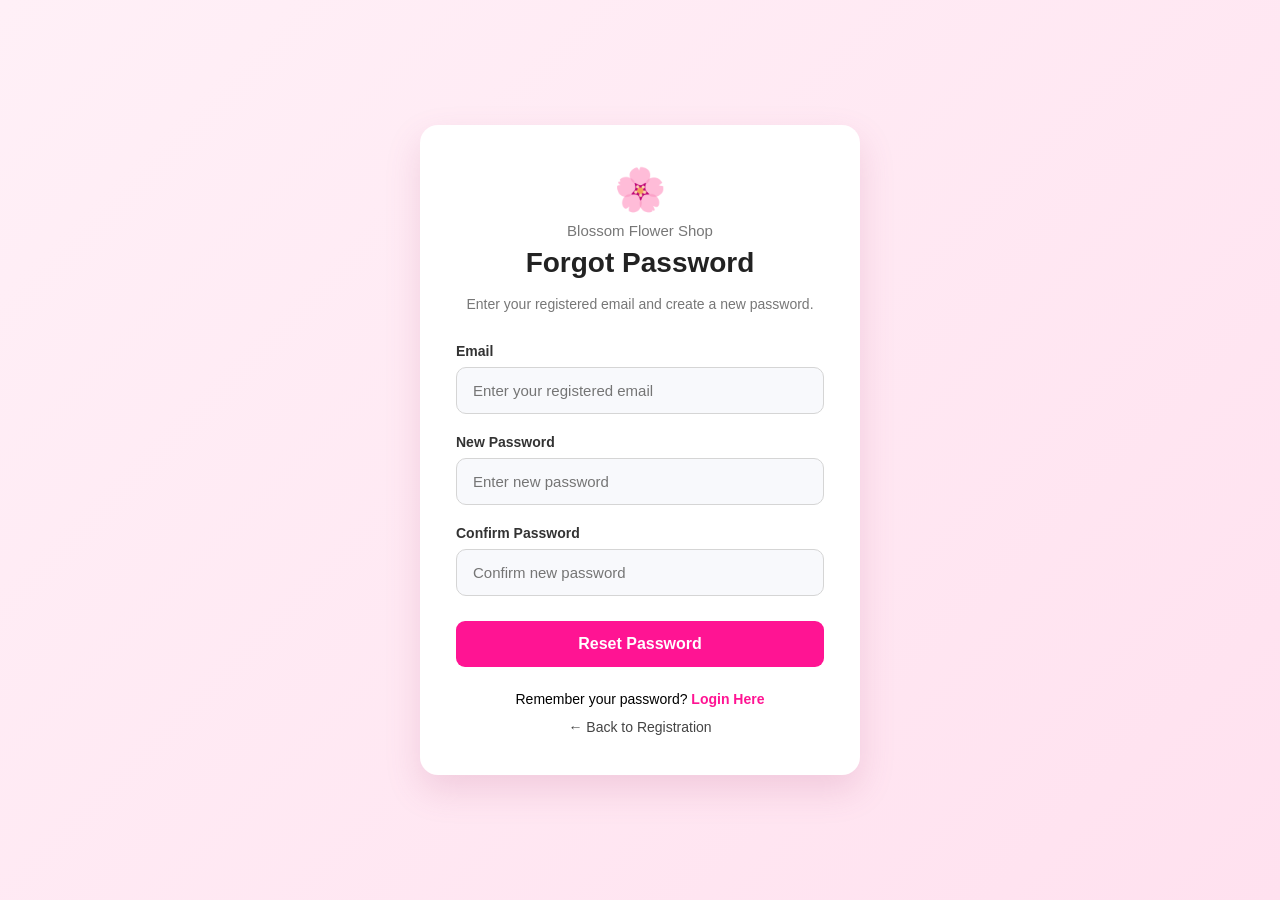
<file: backend/templates/forgot-password.html>
<!DOCTYPE html>
<html lang="en">

<head>

    <meta charset="UTF-8">

    <meta
        name="viewport"
        content="width=device-width, initial-scale=1.0"
    >

    <title>Forgot Password - Blossom Flower Shop</title>

    <style>

        * {
            box-sizing: border-box;
        }


        body {

            margin: 0;

            min-height: 100vh;

            display: flex;

            justify-content: center;

            align-items: center;

            font-family:
                Arial,
                Helvetica,
                sans-serif;

            background:
                linear-gradient(
                    135deg,
                    #fff0f7,
                    #ffe1ef
                );

        }


        .forgot-container {

            width: 440px;

            max-width: 90%;

            background: #ffffff;

            border-radius: 18px;

            padding: 40px 36px;

            box-shadow:
                0 15px 35px
                rgba(
                    180,
                    80,
                    130,
                    0.18
                );

        }


        .flower-icon {

            text-align: center;

            font-size: 42px;

            margin-bottom: 8px;

        }


        .welcome {

            text-align: center;

            color: #777;

            font-size: 15px;

            margin-bottom: 8px;

        }


        h1 {

            text-align: center;

            margin: 0 0 10px;

            color: #222;

            font-size: 28px;

        }


        .description {

            text-align: center;

            color: #777;

            font-size: 14px;

            line-height: 1.6;

            margin-bottom: 28px;

        }


        .form-group {

            margin-bottom: 20px;

        }


        label {

            display: block;

            margin-bottom: 8px;

            font-size: 14px;

            font-weight: 600;

            color: #333;

        }


        input {

            width: 100%;

            padding: 14px 16px;

            border: 1px solid #d5d5d5;

            border-radius: 10px;

            background: #f8f9fc;

            font-size: 15px;

            outline: none;

            transition: 0.2s;

        }


        input:focus {

            border-color: #ff1493;

            background: #ffffff;

            box-shadow:
                0 0 0 3px
                rgba(
                    255,
                    20,
                    147,
                    0.08
                );

        }


        .reset-btn {

            width: 100%;

            border: none;

            border-radius: 9px;

            padding: 14px;

            background: #ff1493;

            color: white;

            font-size: 16px;

            font-weight: 600;

            cursor: pointer;

            margin-top: 5px;

            transition: 0.2s;

        }


        .reset-btn:hover {

            background: #e60082;

        }


        .reset-btn:disabled {

            opacity: 0.7;

            cursor: not-allowed;

        }


        .message {

            display: none;

            margin-top: 18px;

            padding: 12px;

            border-radius: 8px;

            text-align: center;

            font-size: 14px;

        }


        .message.success {

            display: block;

            background: #eaf8ee;

            color: #1d7a3b;

        }


        .message.error {

            display: block;

            background: #fff0f0;

            color: #c62828;

        }


        .login-link {

            text-align: center;

            margin-top: 24px;

            margin-bottom: 12px;

            font-size: 14px;

        }


        .login-link a {

            color: #ff1493;

            text-decoration: none;

            font-weight: 600;

        }


        .login-link a:hover {

            text-decoration: underline;

        }


        .home-link {

            display: block;

            text-align: center;

            color: #444;

            text-decoration: none;

            font-size: 14px;

            margin-top: 10px;

        }


        .home-link:hover {

            color: #ff1493;

        }


        @media (max-width: 500px) {

            .forgot-container {

                padding: 32px 24px;

            }

        }

    </style>

</head>


<body>


    <div class="forgot-container">


        <div class="flower-icon">
            🌸
        </div>


        <div class="welcome">
            Blossom Flower Shop
        </div>


        <h1>
            Forgot Password
        </h1>


        <p class="description">

            Enter your registered email
            and create a new password.

        </p>


        <!-- =========================================
             FORGOT PASSWORD FORM
        ========================================== -->

        <form
            id="forgotPasswordForm"
        >


            <!-- EMAIL -->

            <div class="form-group">

                <label for="email">
                    Email
                </label>

                <input
                    type="email"
                    id="email"
                    name="email"
                    placeholder="Enter your registered email"
                    required
                >

            </div>


            <!-- NEW PASSWORD -->

            <div class="form-group">

                <label for="new_password">
                    New Password
                </label>

                <input
                    type="password"
                    id="new_password"
                    name="new_password"
                    placeholder="Enter new password"
                    minlength="6"
                    required
                >

            </div>


            <!-- CONFIRM PASSWORD -->

            <div class="form-group">

                <label for="confirm_password">
                    Confirm Password
                </label>

                <input
                    type="password"
                    id="confirm_password"
                    name="confirm_password"
                    placeholder="Confirm new password"
                    minlength="6"
                    required
                >

            </div>


            <!-- RESET BUTTON -->

            <button
                type="submit"
                class="reset-btn"
                id="resetButton"
            >

                Reset Password

            </button>


        </form>


        <!-- MESSAGE -->

        <div
            id="message"
            class="message"
        ></div>


        <!-- LOGIN -->

        <p class="login-link">

            Remember your password?

            <a href="/login">
                Login Here
            </a>

        </p>


        <!-- HOME -->

        <a
            href="/"
            class="home-link"
        >

            ← Back to Registration

        </a>


    </div>


    <!-- =========================================
         JAVASCRIPT
    ========================================== -->

    <script>

        const form =
            document.getElementById(
                "forgotPasswordForm"
            );


        const message =
            document.getElementById(
                "message"
            );


        const resetButton =
            document.getElementById(
                "resetButton"
            );


        form.addEventListener(
            "submit",
            async function(event) {

                event.preventDefault();


                // =====================================
                // GET VALUES
                // =====================================

                const email =
                    document
                        .getElementById("email")
                        .value
                        .trim()
                        .toLowerCase();


                const newPassword =
                    document
                        .getElementById("new_password")
                        .value;


                const confirmPassword =
                    document
                        .getElementById("confirm_password")
                        .value;


                // =====================================
                // CLEAR MESSAGE
                // =====================================

                message.className =
                    "message";

                message.textContent = "";


                // =====================================
                // FRONTEND VALIDATION
                // =====================================

                if (!email) {

                    showError(
                        "Please enter your email."
                    );

                    return;

                }


                if (newPassword.length < 6) {

                    showError(
                        "Password must be at least 6 characters."
                    );

                    return;

                }


                if (
                    newPassword !==
                    confirmPassword
                ) {

                    showError(
                        "Passwords do not match."
                    );

                    return;

                }


                // =====================================
                // DISABLE BUTTON
                // =====================================

                resetButton.disabled = true;

                resetButton.textContent =
                    "Resetting...";


                try {

                    // =================================
                    // SEND TO FLASK
                    // =================================

                    const response =
                        await fetch(
                            "/api/forgot-password",
                            {

                                method: "POST",

                                headers: {

                                    "Content-Type":
                                        "application/json"

                                },

                                body:
                                    JSON.stringify({

                                        email:
                                            email,

                                        new_password:
                                            newPassword,

                                        confirm_password:
                                            confirmPassword

                                    })

                            }
                        );


                    const data =
                        await response.json();


                    console.log(
                        "Forgot Password Response:",
                        data
                    );


                    // =================================
                    // SUCCESS
                    // =================================

                    if (
                        response.ok &&
                        data.success
                    ) {

                        message.className =
                            "message success";

                        message.textContent =
                            data.message;


                        form.reset();


                        // -----------------------------
                        // GO TO LOGIN
                        // -----------------------------

                        setTimeout(
                            function() {

                                window.location.href =
                                    "/login";

                            },
                            1800
                        );


                        return;

                    }


                    // =================================
                    // ERROR
                    // =================================

                    showError(
                        data.message ||
                        "Unable to reset password."
                    );


                } catch (error) {

                    console.error(
                        "Forgot Password Error:",
                        error
                    );


                    showError(
                        "Unable to connect to Flask server."
                    );


                } finally {

                    resetButton.disabled =
                        false;

                    resetButton.textContent =
                        "Reset Password";

                }

            }
        );


        // =============================================
        // ERROR MESSAGE
        // =============================================

        function showError(text) {

            message.className =
                "message error";

            message.textContent =
                text;

        }

    </script>


</body>

</html>
</file>
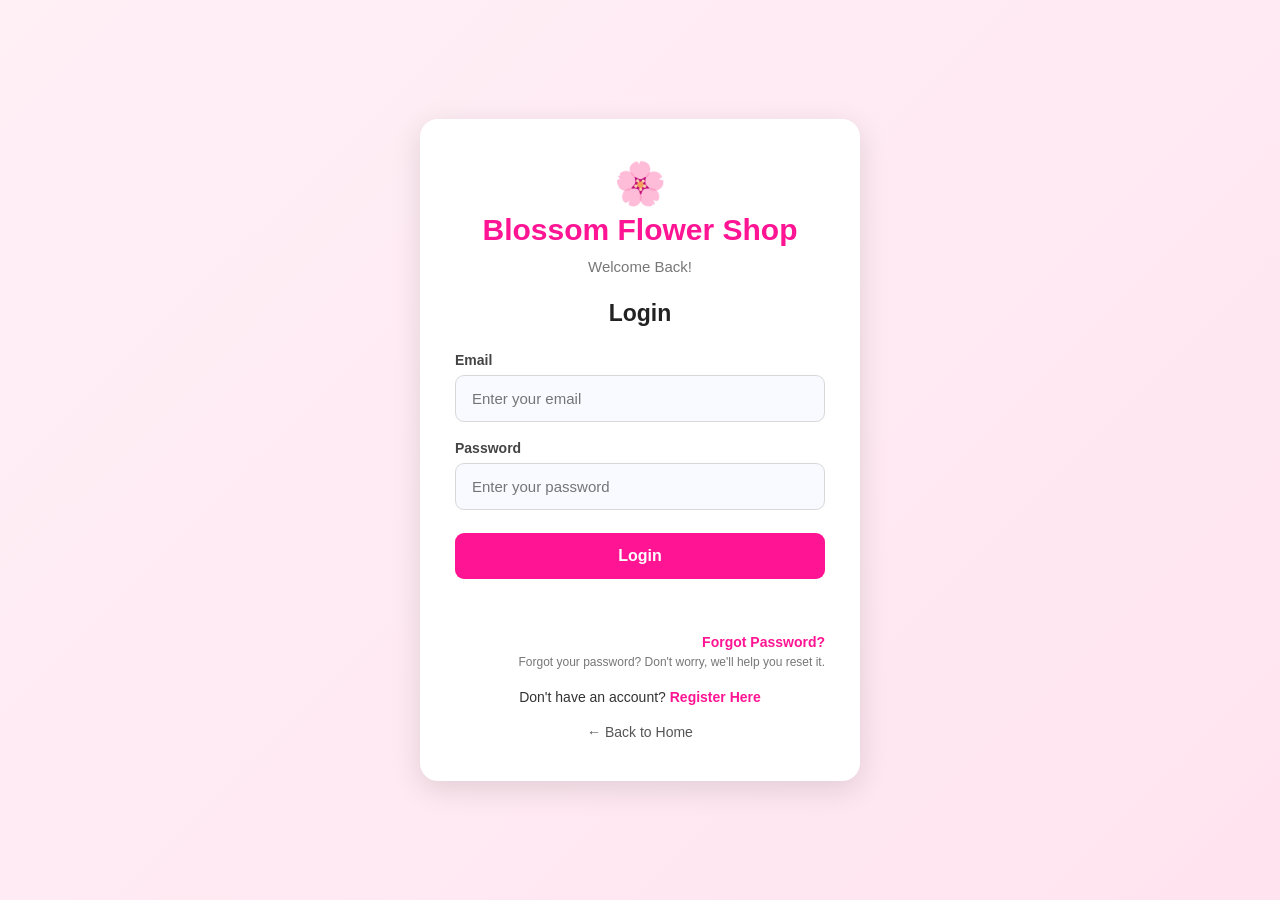
<file: backend/templates/login.html>
<!DOCTYPE html>
<html lang="en">

<head>

    <meta charset="UTF-8">

    <meta
        name="viewport"
        content="width=device-width, initial-scale=1.0"
    >

    <title>Login - Blossom Flower Shop</title>

    <style>

        * {
            box-sizing: border-box;
            margin: 0;
            padding: 0;
        }

        body {

            font-family:
                Arial,
                Helvetica,
                sans-serif;

            min-height: 100vh;

            background:
                linear-gradient(
                    135deg,
                    #fff0f6,
                    #ffe4ef
                );

            color: #333;

            display: flex;

            justify-content: center;

            align-items: center;

        }


        /* =========================================
           LOGIN BOX
        ========================================= */

        .login {

            width: 100%;

            max-width: 440px;

            margin: 30px 20px;

            padding: 40px 35px;

            background: white;

            border-radius: 18px;

            box-shadow:
                0 8px 30px
                rgba(0, 0, 0, 0.12);

        }


        /* =========================================
           LOGO
        ========================================= */

        .logo {

            text-align: center;

            margin-bottom: 10px;

        }


        .logo-icon {

            font-size: 42px;

        }


        .logo h1 {

            color: #ff1493;

            font-size: 30px;

            line-height: 1.1;

            margin-top: 5px;

        }


        .welcome {

            text-align: center;

            color: #777;

            margin-top: 12px;

            margin-bottom: 25px;

            font-size: 15px;

        }


        .login h2 {

            text-align: center;

            color: #222;

            margin-bottom: 25px;

            font-size: 23px;

        }


        /* =========================================
           INPUTS
        ========================================= */

        .input-group {

            margin-bottom: 18px;

        }


        .input-group label {

            display: block;

            margin-bottom: 7px;

            font-size: 14px;

            font-weight: bold;

            color: #444;

        }


        .input-group input {

            width: 100%;

            padding: 14px 16px;

            border:
                1px solid #d8d8d8;

            border-radius: 9px;

            font-size: 15px;

            outline: none;

            background: #f8faff;

        }


        .input-group input:focus {

            border-color: #ff1493;

            box-shadow:
                0 0 0 3px
                rgba(255, 20, 147, 0.10);

            background: white;

        }


        /* =========================================
           LOGIN BUTTON
        ========================================= */

        #loginButton {

            width: 100%;

            padding: 14px;

            margin-top: 5px;

            border: none;

            border-radius: 9px;

            background: #ff1493;

            color: white;

            font-size: 16px;

            font-weight: bold;

            cursor: pointer;

            transition: 0.3s;

        }


        #loginButton:hover {

            background: #d41475;

        }


        #loginButton:disabled {

            opacity: 0.7;

            cursor: not-allowed;

        }


        /* =========================================
           MESSAGE
        ========================================= */

        #message {

            text-align: center;

            min-height: 25px;

            margin-top: 18px;

            font-size: 14px;

            font-weight: 600;

            line-height: 22px;

        }


        #message a {

            color: #ff1493;

            font-weight: bold;

            text-decoration: none;

        }


        #message a:hover {

            text-decoration: underline;

        }
.forgot-password {
    text-align: right;
    margin-top: 12px;
    margin-bottom: 5px;
    font-size: 14px;
}

.forgot-password a {
    color: #ff1493;
    font-weight: bold;
    text-decoration: none;
}

.forgot-password a:hover {
    text-decoration: underline;
}

.forgot-text {
    text-align: right;
    color: #777;
    font-size: 12px;
    margin-bottom: 18px;
}

        /* =========================================
           REGISTER
        ========================================= */

        .register-text {

            text-align: center;

            margin-top: 20px;

            font-size: 14px;

        }


        .register-text a {

            color: #ff1493;

            font-weight: bold;

            text-decoration: none;

        }


        .register-text a:hover {

            text-decoration: underline;

        }


        /* =========================================
           HOME
        ========================================= */

        .home-link {

            text-align: center;

            margin-top: 18px;

        }


        .home-link a {

            color: #555;

            text-decoration: none;

            font-size: 14px;

        }


        .home-link a:hover {

            color: #ff1493;

        }


        /* =========================================
           RESPONSIVE
        ========================================= */

        @media (max-width: 500px) {

            .login {

                padding:
                    30px 22px;

            }

            .logo h1 {

                font-size: 26px;

            }

        }

    </style>

</head>


<body>


<!-- =========================================
     LOGIN BOX
========================================= -->

<section class="login">


    <!-- LOGO -->

    <div class="logo">

        <div class="logo-icon">
            🌸
        </div>

        <h1>
            Blossom Flower Shop
        </h1>

    </div>


    <p class="welcome">
        Welcome Back!
    </p>


    <h2>
        Login
    </h2>


    <!-- =====================================
         EMAIL
    ====================================== -->

    <div class="input-group">

        <label for="email">
            Email
        </label>

        <input
            type="email"
            id="email"
            placeholder="Enter your email"
            autocomplete="email"
        >

    </div>


    <!-- =====================================
         PASSWORD
    ====================================== -->

    <div class="input-group">

        <label for="password">
            Password
        </label>

        <input
            type="password"
            id="password"
            placeholder="Enter your password"
            autocomplete="current-password"
        >

    </div>


    <!-- =====================================
         LOGIN BUTTON

         IMPORTANT:
         type="button"

         Isse browser form submit nahi karega.
         Page refresh nahi hoga.
    ====================================== -->

    <button
        type="button"
        id="loginButton"
        onclick="loginUser()"
    >

        Login

    </button>


    <!-- MESSAGE -->

    <p id="message"></p>
<!-- FORGOT PASSWORD -->

<p class="forgot-password">
    <a href="/forgot-password">
        Forgot Password?
    </a>
</p>

<p class="forgot-text">
    Forgot your password? Don't worry, we'll help you reset it.
</p>

<!-- REGISTER -->

<p class="register-text">
    Don't have an account?
    <a href="/register">
        Register Here
    </a>
</p>
    <!-- HOME -->

    <div class="home-link">

        <a href="/">
            ← Back to Home
        </a>

    </div>


</section>


<!-- =========================================
     LOGIN JAVASCRIPT
========================================= -->

<script>


// =====================================================
// LOGIN FUNCTION
// =====================================================

async function loginUser() {


    console.log(
        "LOGIN BUTTON CLICKED"
    );


    // =================================================
    // GET ELEMENTS
    // =================================================

    const emailInput =
        document.getElementById(
            "email"
        );


    const passwordInput =
        document.getElementById(
            "password"
        );


    const loginButton =
        document.getElementById(
            "loginButton"
        );


    const message =
        document.getElementById(
            "message"
        );


    // =================================================
    // GET VALUES
    // =================================================

    const email =
        emailInput.value
            .trim()
            .toLowerCase();


    const password =
        passwordInput.value;


    console.log(
        "EMAIL:",
        email
    );


    // =================================================
    // VALIDATION
    // =================================================

    if (!email) {

        message.textContent =
            "Please enter your email.";

        message.style.color =
            "#d63384";

        emailInput.focus();

        return;

    }


    if (!password) {

        message.textContent =
            "Please enter your password.";

        message.style.color =
            "#d63384";

        passwordInput.focus();

        return;

    }


    // =================================================
    // DISABLE BUTTON
    // =================================================

    loginButton.disabled =
        true;


    loginButton.textContent =
        "Logging in...";


    message.textContent =
        "Please wait...";


    message.style.color =
        "#777";


    // =================================================
    // SEND LOGIN REQUEST
    // =================================================

    try {


        console.log(
            "SENDING REQUEST TO /api/login"
        );


        const response =
            await fetch(
                "/api/login",
                {

                    method:
                        "POST",

                    headers: {

                        "Content-Type":
                            "application/json"

                    },

                    body:
                        JSON.stringify({

                            email:
                                email,

                            password:
                                password

                        })

                }
            );


        console.log(
            "SERVER STATUS:",
            response.status
        );


        // =================================================
        // READ RESPONSE
        // =================================================

        const data =
            await response.json();


        console.log(
            "SERVER RESPONSE:",
            data
        );


        // =================================================
        // LOGIN SUCCESS
        // =================================================

        if (
            response.ok &&
            data.success === true
        ) {


            console.log(
                "LOGIN SUCCESS"
            );


            // ---------------------------------------------
            // SAVE LOGIN
            // ---------------------------------------------

            localStorage.setItem(
                "loggedIn",
                "true"
            );


            localStorage.setItem(
                "currentUser",
                JSON.stringify(
                    data.user
                )
            );


            localStorage.setItem(
                "user_id",
                String(
                    data.user.id
                )
            );


            localStorage.setItem(
                "user_name",
                data.user.name
            );


            localStorage.setItem(
                "user_email",
                data.user.email
            );


            // ---------------------------------------------
            // SUCCESS MESSAGE
            // ---------------------------------------------

            message.textContent =
                "🌸 Login successful!";


            message.style.color =
                "green";


            loginButton.textContent =
                "Login Successful ✓";


            // ---------------------------------------------
            // GO TO DASHBOARD
            // ---------------------------------------------

            setTimeout(
                function() {

                    window.location.href =
                        "/dashboard";

                },
                500
            );


            return;

        }


        // =================================================
        // USER NOT REGISTERED
        // =================================================

        if (
            response.status === 404 &&
            data.registered === false
        ) {


            console.log(
                "USER NOT REGISTERED"
            );


            message.innerHTML =
                "⚠️ This email is not registered.<br>" +
                "<a href='/register'>" +
                "Register Here" +
                "</a>";


            message.style.color =
                "#d63384";


            loginButton.disabled =
                false;


            loginButton.textContent =
                "Login";


            return;

        }


        // =================================================
        // WRONG PASSWORD
        // =================================================

        if (
            response.status === 401 &&
            data.registered === true
        ) {


            console.log(
                "WRONG PASSWORD"
            );


            message.textContent =
                "❌ Incorrect password. Please try again.";


            message.style.color =
                "#d63384";


            loginButton.disabled =
                false;


            loginButton.textContent =
                "Login";


            return;

        }


        // =================================================
        // OTHER BACKEND ERROR
        // =================================================

        console.log(
            "LOGIN FAILED:",
            data
        );


        message.textContent =
            data.message ||
            "Login failed. Please try again.";


        message.style.color =
            "red";


        loginButton.disabled =
            false;


        loginButton.textContent =
            "Login";


    }


    // =================================================
    // CONNECTION ERROR
    // =================================================

    catch (error) {


        console.error(
            "LOGIN ERROR:",
            error
        );


        message.textContent =
            "❌ Unable to connect to Flask server.";


        message.style.color =
            "red";


        loginButton.disabled =
            false;


        loginButton.textContent =
            "Login";

    }

}


// =====================================================
// ENTER KEY LOGIN
// =====================================================

document.addEventListener(
    "keydown",
    function(event) {

        if (
            event.key === "Enter"
        ) {

            loginUser();

        }

    }
);


</script>


</body>

</html>
</file>
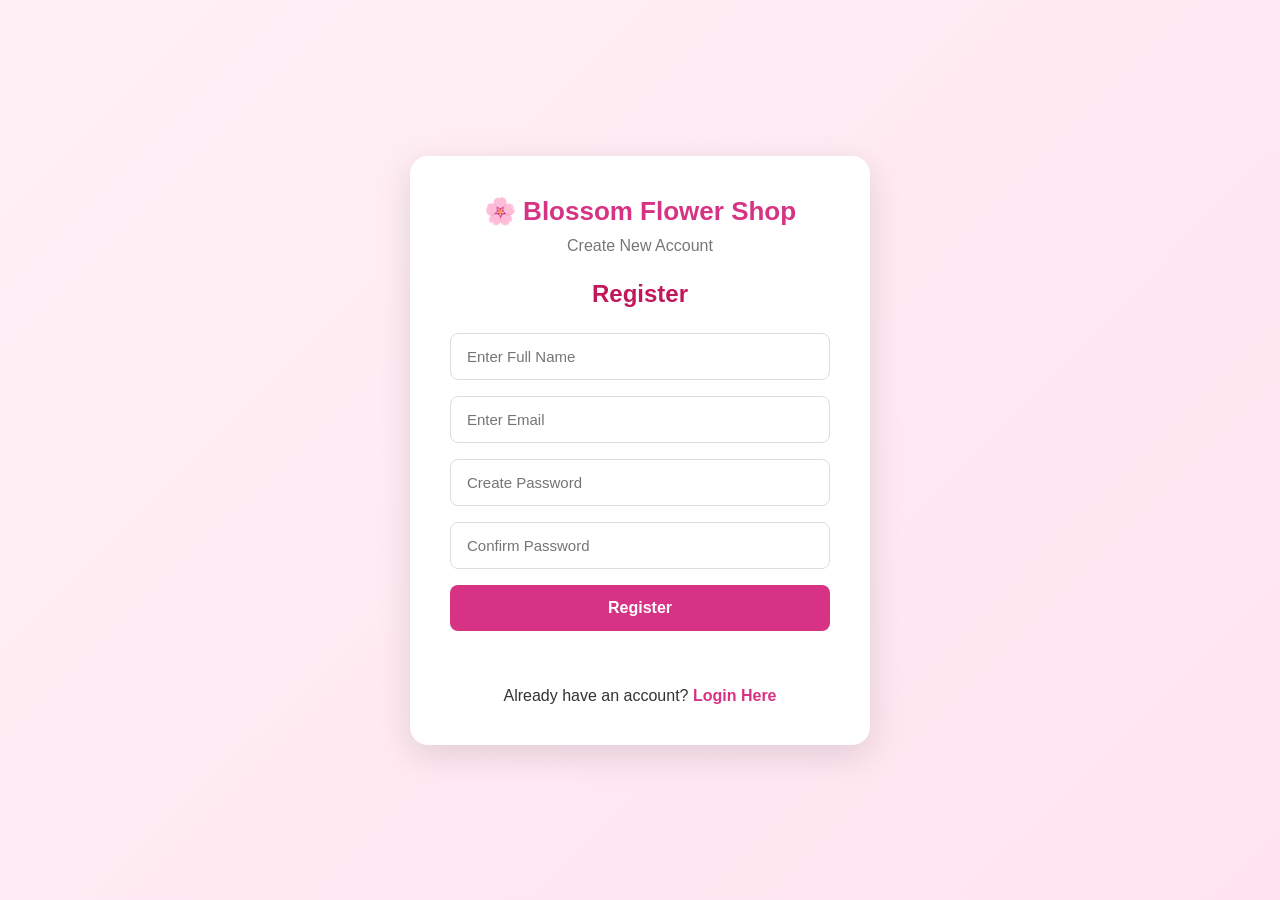
<file: backend/templates/register.html>
<!DOCTYPE html>
<html lang="en">

<head>

    <meta charset="UTF-8">

    <meta
        name="viewport"
        content="width=device-width, initial-scale=1.0"
    >

    <title>Register - Blossom Flower Shop</title>

    <style>

        * {
            box-sizing: border-box;
            margin: 0;
            padding: 0;
        }

        body {

            min-height: 100vh;

            font-family:
                Arial,
                Helvetica,
                sans-serif;

            background:
                linear-gradient(
                    135deg,
                    #fff0f6,
                    #ffe4ef
                );

            display: flex;

            justify-content: center;

            align-items: center;

            padding: 30px;

            color: #333;

        }

        .register-container {

            width: 100%;

            max-width: 460px;

            background: white;

            padding: 40px;

            border-radius: 18px;

            box-shadow:
                0 10px 35px
                rgba(0, 0, 0, 0.12);

        }

        .register-container h1 {

            text-align: center;

            color: #d63384;

            font-size: 26px;

            margin-bottom: 10px;

        }

        .welcome-text {

            text-align: center;

            color: #777;

            margin-bottom: 25px;

        }

        .register-container h2 {

            text-align: center;

            color: #c2185b;

            margin-bottom: 25px;

        }

        #registerForm {

            display: flex;

            flex-direction: column;

            gap: 16px;

        }

        #registerForm input {

            width: 100%;

            padding: 14px 16px;

            border: 1px solid #ddd;

            border-radius: 8px;

            font-size: 15px;

            outline: none;

        }

        #registerForm input:focus {

            border-color: #d63384;

            box-shadow:
                0 0 0 3px
                rgba(214, 51, 132, 0.10);

        }

        #registerForm button {

            width: 100%;

            padding: 14px;

            border: none;

            border-radius: 8px;

            background: #d63384;

            color: white;

            font-size: 16px;

            font-weight: bold;

            cursor: pointer;

            transition: 0.3s;

        }

        #registerForm button:hover {

            background: #ad1457;

        }

        #registerForm button:disabled {

            opacity: 0.7;

            cursor: not-allowed;

        }

        #message {

            text-align: center;

            min-height: 20px;

            font-size: 14px;

        }

        .account-text {

            text-align: center;

            margin-top: 20px;

        }

        .account-text a {

            color: #d63384;

            font-weight: bold;

            text-decoration: none;

        }

        .account-text a:hover {

            text-decoration: underline;

        }

        @media (max-width: 500px) {

            body {

                padding: 20px;

            }

            .register-container {

                padding: 28px 22px;

            }

        }

    </style>

</head>


<body>


<div class="register-container">


    <h1>
        🌸 Blossom Flower Shop
    </h1>


    <p class="welcome-text">
        Create New Account
    </p>


    <h2>
        Register
    </h2>


    <form id="registerForm">


        <input
            type="text"
            id="name"
            placeholder="Enter Full Name"
            required
        >


        <input
            type="email"
            id="regEmail"
            placeholder="Enter Email"
            required
        >


        <input
            type="password"
            id="regPassword"
            placeholder="Create Password"
            minlength="6"
            required
        >


        <input
            type="password"
            id="confirmPassword"
            placeholder="Confirm Password"
            minlength="6"
            required
        >


        <button
            type="submit"
            id="registerButton"
        >
            Register
        </button>


        <p id="message"></p>


    </form>


    <p class="account-text">

        Already have an account?

        <a href="/login">
            Login Here
        </a>

    </p>


</div>


<script>

    // =====================================
    // REGISTER FORM
    // =====================================

    const registerForm =
        document.getElementById(
            "registerForm"
        );


    const registerButton =
        document.getElementById(
            "registerButton"
        );


    const message =
        document.getElementById(
            "message"
        );


    registerForm.addEventListener(
        "submit",
        async function(event) {

            event.preventDefault();


            const name =
                document
                    .getElementById("name")
                    .value
                    .trim();


            const email =
                document
                    .getElementById("regEmail")
                    .value
                    .trim()
                    .toLowerCase();


            const password =
                document
                    .getElementById("regPassword")
                    .value;


            const confirmPassword =
                document
                    .getElementById("confirmPassword")
                    .value;


            // =================================
            // CHECK PASSWORD
            // =================================

            if (
                password !==
                confirmPassword
            ) {

                message.textContent =
                    "Passwords do not match.";

                message.style.color =
                    "red";

                return;

            }


            // =================================
            // CHECK PASSWORD LENGTH
            // =================================

            if (password.length < 6) {

                message.textContent =
                    "Password must be at least 6 characters.";

                message.style.color =
                    "red";

                return;

            }


            // =================================
            // DISABLE BUTTON
            // =================================

            registerButton.disabled =
                true;


            registerButton.innerText =
                "Registering...";


            message.textContent =
                "Creating account...";

            message.style.color =
                "#777";


            // =================================
            // SEND TO FLASK
            // IMPORTANT:
            // RELATIVE API URL
            // =================================

            try {

                const response =
                    await fetch(
                        "/api/register",
                        {

                            method: "POST",

                            headers: {

                                "Content-Type":
                                    "application/json"

                            },

                            credentials:
                                "include",

                            body:
                                JSON.stringify({

                                    name:
                                        name,

                                    email:
                                        email,

                                    password:
                                        password

                                })

                        }
                    );


                // =================================
                // READ RESPONSE
                // =================================

                const data =
                    await response.json();


                console.log(
                    "Registration response:",
                    data
                );


                // =================================
                // SUCCESS
                // =================================

                if (
                    response.ok &&
                    data.success
                ) {

                    message.textContent =
                        "🌸 Registration successful! Redirecting to login...";

                    message.style.color =
                        "green";


                    registerForm.reset();


                    setTimeout(
                        function() {

                            window.location.href =
                                "/login";

                        },
                        1200
                    );


                    return;

                }


                // =================================
                // EMAIL ALREADY REGISTERED
                // =================================

                if (
                    response.status === 409
                ) {

                    message.textContent =
                        data.message ||
                        "Email already registered. Please login.";

                    message.style.color =
                        "#d63384";


                    registerButton.disabled =
                        false;

                    registerButton.innerText =
                        "Register";


                    return;

                }


                // =================================
                // OTHER ERROR
                // =================================

                message.textContent =
                    data.message ||
                    "Registration failed.";

                message.style.color =
                    "#d63384";


                registerButton.disabled =
                    false;

                registerButton.innerText =
                    "Register";


            } catch (error) {

                console.error(
                    "Registration Error:",
                    error
                );


                message.textContent =
                    "Unable to connect to Flask server.";

                message.style.color =
                    "red";


                registerButton.disabled =
                    false;

                registerButton.innerText =
                    "Register";

            }

        }
    );

</script>


</body>

</html>
</file>
